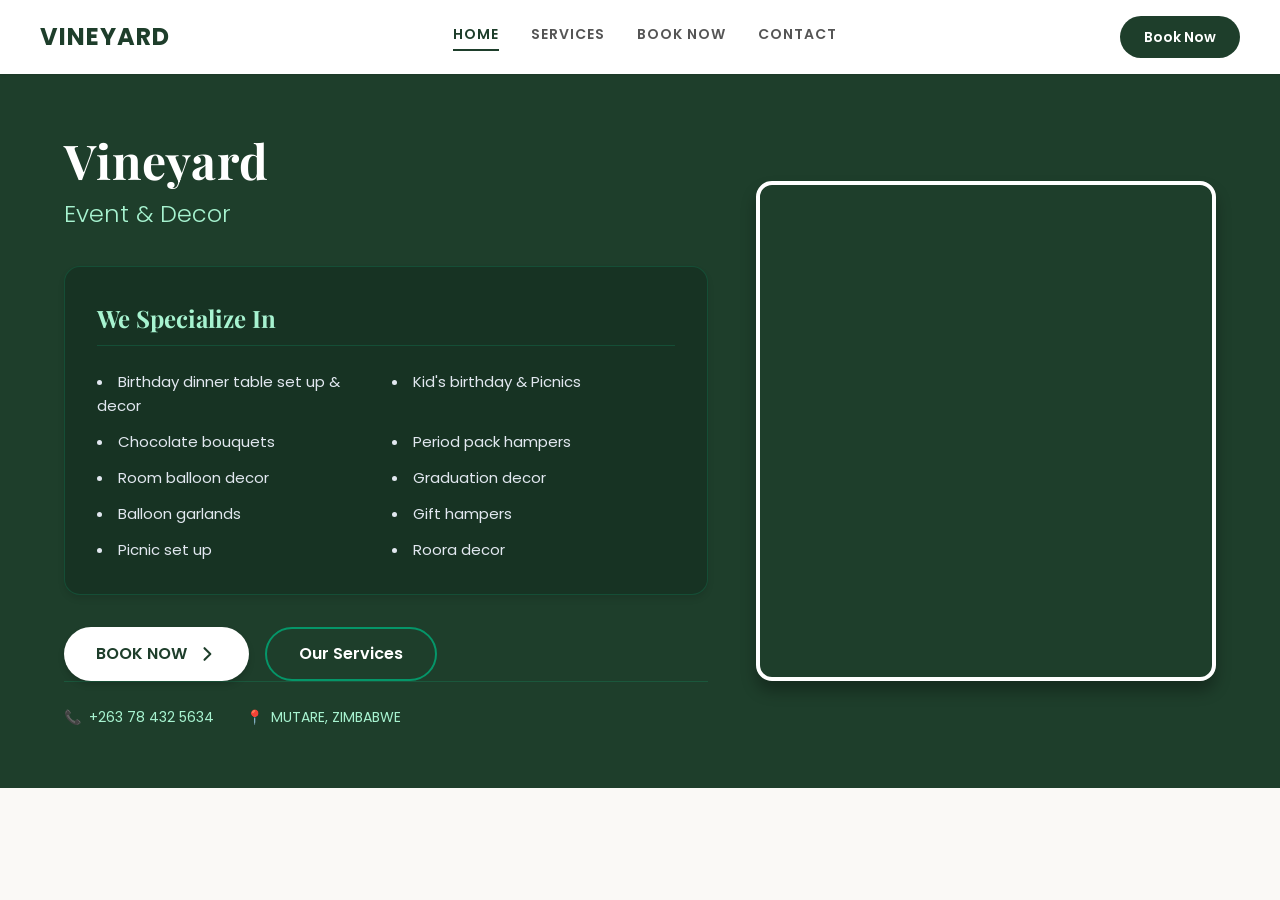
<file: index.html>
<!DOCTYPE html>
<html lang="en">
<head>
    <meta charset="UTF-8">
    <meta name="viewport" content="width=device-width, initial-scale=1.0">
    <title>Vineyard Event & Decor - Mutare</title>
    
    <link rel="stylesheet" href="styles/index.css">
    
    <link href="https://fonts.googleapis.com/css2?family=Playfair+Display:ital,wght=0,400..900;1,400..900&family=Poppins:wght@300;400;600&display=swap" rel="stylesheet">
</head>
<body>

    <header class="site-header">
        <div class="container header-nav">
            <div class="logo">Vineyard</div>
            
            <nav class="menu-links">
                <a href="index.html" class="active">HOME</a>
                <a href="services.html">SERVICES</a>
                <a href="booking.html">BOOK NOW</a>
                <a href="contact.html">CONTACT</a>
            </nav>
            
            <a href="booking.html" class="btn btn-header">Book Now</a>
        </div>
    </header>

    <section class="hero-section">
        <div class="container hero-grid">
            
            <div class="hero-content">
                <div class="hero-title">
                    <h1>Vineyard</h1>
                    <p>Event & Decor</p>
                </div>

                <div class="specialties-card">
                    <h2>We Specialize In</h2>
                    <ul class="specialties-list">
                        <li>Birthday dinner table set up & decor</li>
                        <li>Kid's birthday & Picnics</li>
                        <li>Chocolate bouquets</li>
                        <li>Period pack hampers</li>
                        <li>Room balloon decor</li>
                        <li>Graduation decor</li>
                        <li>Balloon garlands</li>
                        <li>Gift hampers</li>
                        <li>Picnic set up</li>
                        <li>Roora decor</li>
                    </ul>
                </div>

                <div class="hero-content-footer">
                    <div class="cta-group">
                        <a href="booking.html" class="btn btn-primary">
                            <span>BOOK NOW</span>
                            <svg width="20" height="20" fill="none" stroke="currentColor" viewBox="0 0 24 24">
                                <path stroke-linecap="round" stroke-linejoin="round" stroke-width="2.5" d="M9 5l7 7-7 7"></path>
                            </svg>
                        </a>
                        <a href="services.html" class="btn btn-secondary">Our Services</a>
                    </div>
                    
                    <div class="contact-bar">
                        <div class="contact-item">
                            <span>📞</span>
                            <a href="https://wa.me/263784325634">+263 78 432 5634</a>
                        </div>
                        <div class="contact-item">
                            <span>📍</span>
                            <span>MUTARE, ZIMBABWE</span>
                        </div>
                    </div>
                </div>
            </div>

            <div class="hero-slider">
                <div class="slider-wrapper">
                    <img src="images/WhatsApp Image 2026-07-16 at 09.17.15.jpeg" alt="Setup 1" class="ad-slide">
                    <img src="images/WhatsApp Image 2026-07-16 at 09.17.19.jpeg" alt="Setup 2" class="ad-slide">
                    <img src="images/WhatsApp Image 2026-07-16 at 09.17.20.jpeg" alt="Setup 3" class="ad-slide">
                    <img src="images\2\WhatsApp Image 2026-07-16 at 09.17.24.jpeg" alt="Setup 4" class="ad-slide">
                    <img src="images\WhatsApp Image 2026-07-16 at 09.17.15.jpeg" alt="Setup 5" class="ad-slide">
                    <img src="images\WhatsApp Image 2026-07-16 at 09.17.19.jpeg" alt="Setup 6" class="ad-slide">
                    <img src="images\WhatsApp Image 2026-07-16 at 09.17.20.jpeg" alt="Setup 7" class="ad-slide">
                    <img src="images\WhatsApp Image 2026-07-16 at 09.17.21.jpeg" alt="Setup 8" class="ad-slide">
                    <img src="images\WhatsApp Image 2026-07-16 at 09.17.22.jpeg" alt="Setup 9" class="ad-slide">
                    <img src="images\WhatsApp Image 2026-07-16 at 09.17.24.jpeg" alt="Setup 10" class="ad-slide">
                    <img src="images\WhatsApp Image 2026-07-16 at 19.09.41.jpeg" alt="Setup 12" class="ad-slide">
                    <img src="images\WhatsApp Image 2026-07-16 at 19.09.42.jpeg" alt="Setup 13" class="ad-slide">
                    <img src="mhofu\WhatsApp Image 2026-07-16 at 19.09.41.jpeg" alt="Setup 15" class="ad-slide">
                </div>
            </div>

        </div>
    </section>

</body>
</html>
</file>
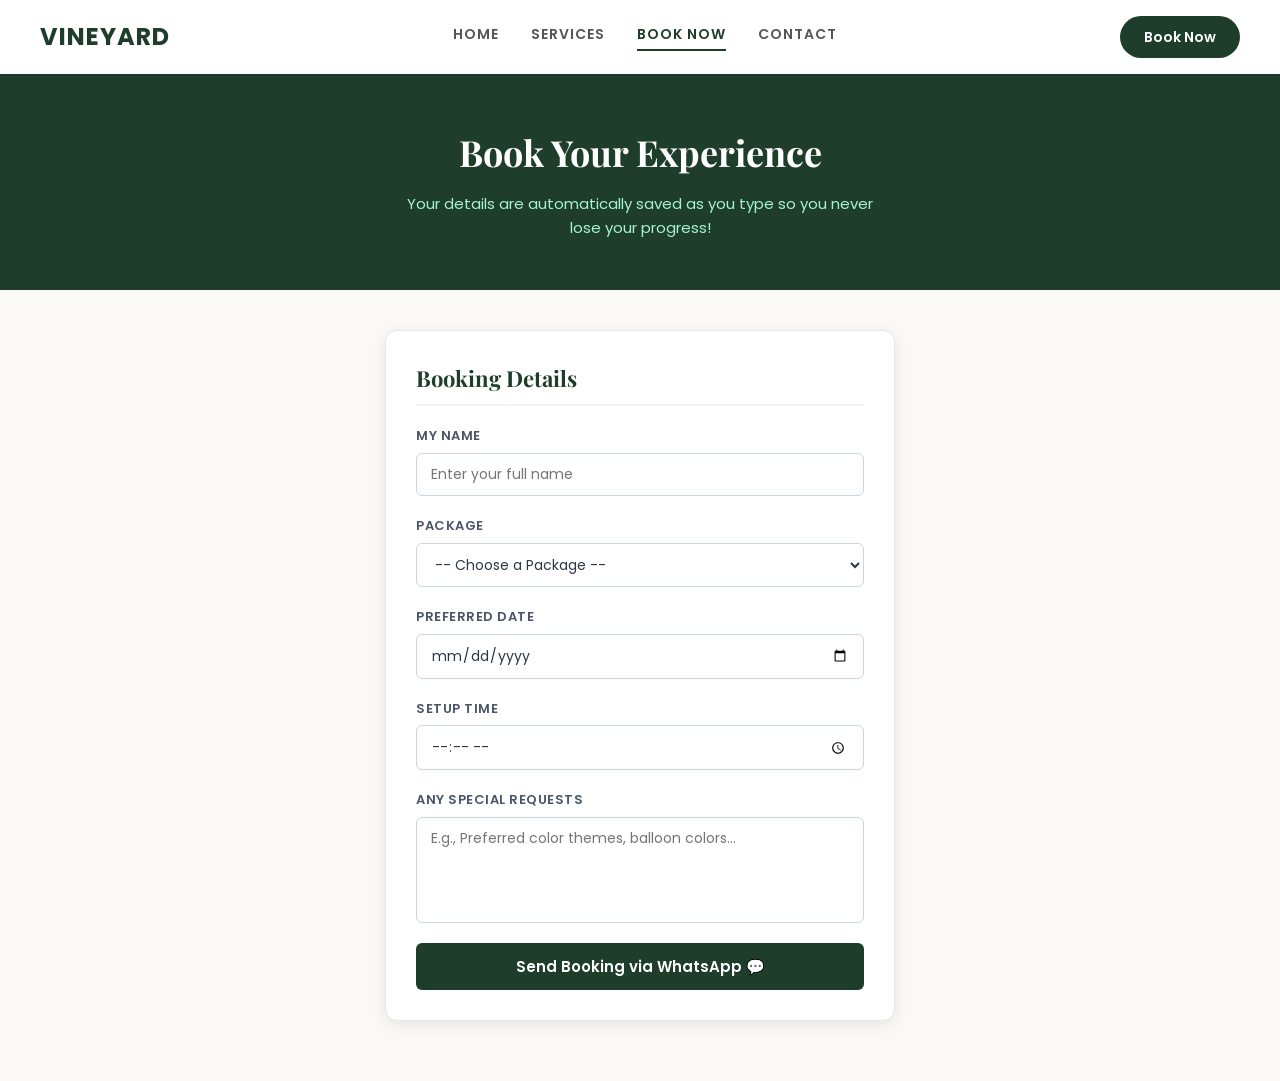
<file: booking.html>
<!DOCTYPE html>
<html lang="en">
<head>
    <meta charset="UTF-8">
    <meta name="viewport" content="width=device-width, initial-scale=1.0">
    <title>Book Your Setup - Vineyard Event & Decor</title>
    
    <link rel="stylesheet" href="styles/index.css">
    <link rel="stylesheet" href="styles/booking.css">
    
    <link href="https://fonts.googleapis.com/css2?family=Playfair+Display:ital,wght=0,400..900;1,400..900&family=Poppins:wght=300;400;600&display=swap" rel="stylesheet">
</head>
<body>

    <header class="site-header">
        <div class="container header-nav">
            <div class="logo">Vineyard</div>
            <nav class="menu-links">
                <a href="index.html">HOME</a>
                <a href="services.html">SERVICES</a>
                <a href="booking.html" class="active">BOOK NOW</a>
                <a href="contact.html">CONTACT</a>
            </nav>
            <a href="booking.html" class="btn btn-header">Book Now</a>
        </div>
    </header>

    <section class="booking-header">
        <div class="container">
            <h1>Book Your Experience</h1>
            <p>Your details are automatically saved as you type so you never lose your progress!</p>
        </div>
    </section>

    <main class="container booking-container">
        <div class="form-card">
            <h2>Booking Details</h2>
            
            <form id="bookingForm">
                <div class="form-group">
                    <label for="userName">My Name</label>
                    <input type="text" id="userName" placeholder="Enter your full name" required>
                </div>

                <div class="form-group">
                    <label for="userPackage">Package</label>
                    <select id="userPackage" required>
                        <option value="" disabled selected>-- Choose a Package --</option>
                        <optgroup label="Luxury Picnics">
                            <option value="vvip-picnic">VVIP Picnic Setup — $80</option>
                            <option value="signature-romance">Signature Romance Picnic — $80</option>
                        </optgroup>
                        <optgroup label="Birthday Events">
                            <option value="birthday-dinner">Luxury Birthday Dinner Table — $150</option>
                            <option value="roora-picnic">Roora Picnic Setup — $95</option>
                        </optgroup>
                        <optgroup label="Outdoors Picnics">
                            <option value="standard-outdoor">Standard Outdoor Set — $50</option>
                            <option value="group-sunshine">Group Sunshine Setup — $75</option>
                        </optgroup>
                        <optgroup label="Roora Events">
                            <option value="roora-main-table">Elegant Main Table Decor — $250</option>
                            <option value="roora-backdrop-1">Complete Roora Stage Backdrop (Option 1) — $350</option>
                            <option value="roora-backdrop-2">Complete Roora Stage Backdrop (Option 2) — $350</option>
                            <option value="roora-backdrop-3">Complete Roora Stage Backdrop (Option 3) — $350</option>
                            <option value="roora-backdrop-4">Complete Roora Stage Backdrop (Option 4) — $350</option>
                        </optgroup>
                    </select>
                </div>

                <div class="form-group">
                    <label for="userDate">Preferred Date</label>
                    <input type="date" id="userDate" required>
                </div>

                <div class="form-group">
                    <label for="userTime">Setup Time</label>
                    <input type="time" id="userTime" required>
                </div>

                <div class="form-group">
                    <label for="userNotes">Any Special Requests</label>
                    <textarea id="userNotes" rows="4" placeholder="E.g., Preferred color themes, balloon colors..."></textarea>
                </div>

                <button type="submit" class="btn-submit">
                    Send Booking via WhatsApp 💬
                </button>
            </form>

        </div>
    </main>

    <script>
        const formFields = ['userName', 'userPackage', 'userDate', 'userTime', 'userNotes'];

        // 1. Load saved data from localStorage and handle incoming URL package parameter
        window.addEventListener('DOMContentLoaded', () => {
            // Fill general fields from localStorage
            formFields.forEach(fieldId => {
                const savedValue = localStorage.getItem(fieldId);
                if (savedValue && fieldId !== 'userPackage') {
                    document.getElementById(fieldId).value = savedValue;
                }
            });

            // Check URL parameters for a package selection
            const urlParams = new URLSearchParams(window.location.search);
            const packageFromUrl = urlParams.get('package');
            const packageDropdown = document.getElementById('userPackage');

            if (packageFromUrl) {
                // If the user clicked "Book Now" from services, prioritize that package choice
                packageDropdown.value = packageFromUrl;
                localStorage.setItem('userPackage', packageFromUrl);
            } else {
                // Otherwise fall back to a previously stored package selection if one exists
                const savedPackage = localStorage.getItem('userPackage');
                if (savedPackage) {
                    packageDropdown.value = savedPackage;
                }
            }
        });

        // 2. Automatically SAVE the data locally to the browser as the user types
        formFields.forEach(fieldId => {
            document.getElementById(fieldId).addEventListener('input', (e) => {
                localStorage.setItem(fieldId, e.target.value);
            });
        });

        // 3. Form submission: Package everything up and send it to WhatsApp
        document.getElementById('bookingForm').addEventListener('submit', function(e) {
            e.preventDefault(); // Prevents page reload

            // Grab current data values
            const name = document.getElementById('userName').value;
            const dropdown = document.getElementById('userPackage');
            // Grabs the plain text value inside the selected option tag for readable logs over text
            const packageText = dropdown.options[dropdown.selectedIndex].text; 
            const date = document.getElementById('userDate').value;
            const time = document.getElementById('userTime').value;
            const notes = document.getElementById('userNotes').value || "None";

            // Format message neatly
            const message = `Hi Vineyard! I would like to make a booking.%0A%0A` +
                            `*My Name:* ${encodeURIComponent(name)}%0A` +
                            `*Package:* ${encodeURIComponent(packageText)}%0A` +
                            `*Preferred Date:* ${encodeURIComponent(date)}%0A` +
                            `*Setup Time:* ${encodeURIComponent(time)}%0A` +
                            `*Any special requests:* ${encodeURIComponent(notes)}`;

            // Redirect to your WhatsApp number
            window.open(`https://wa.me/263784325634?text=${message}`, '_blank');
        });
    </script>

</body>
</html>
</file>
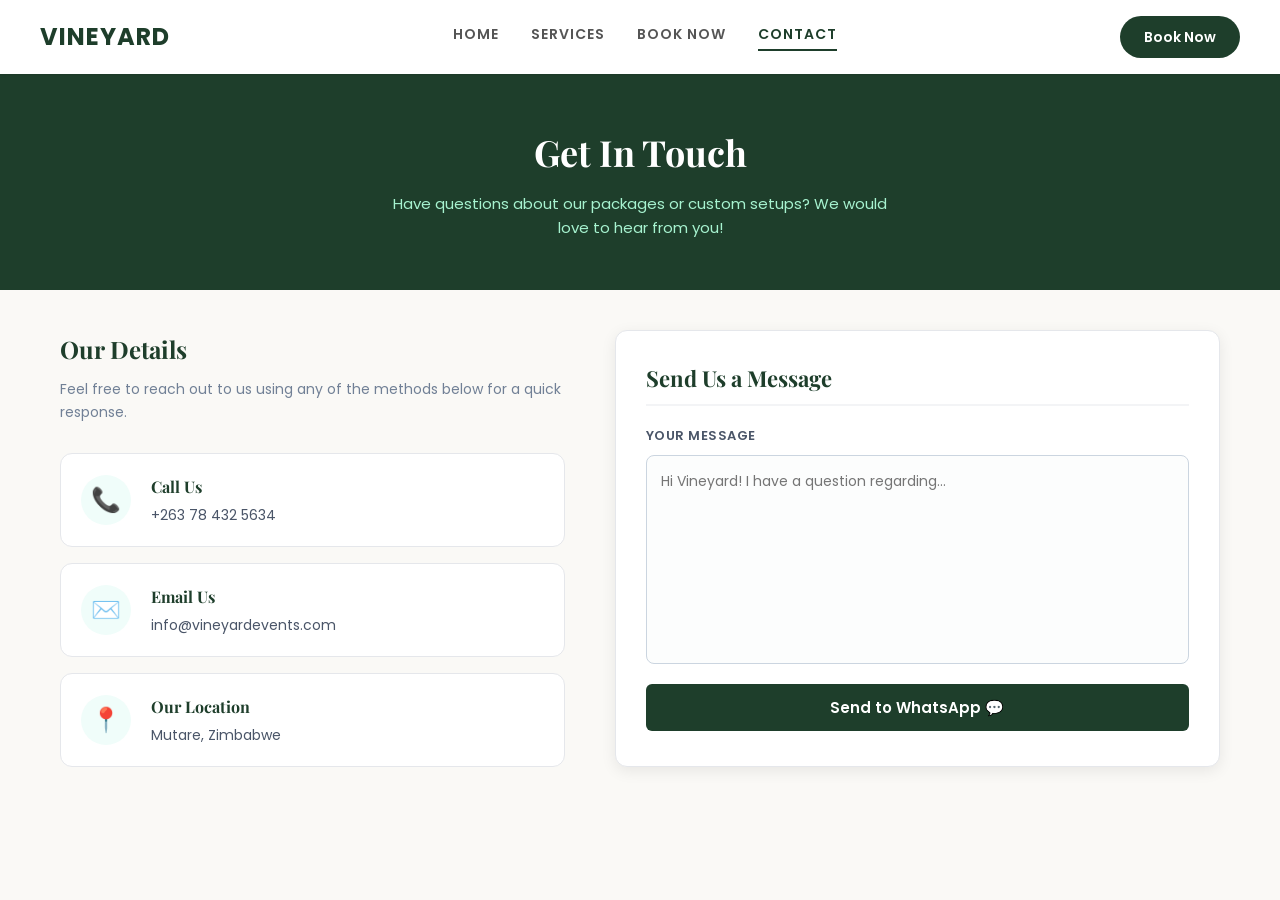
<file: contact.html>
<!DOCTYPE html>
<html lang="en">
<head>
    <meta charset="UTF-8">
    <meta name="viewport" content="width=device-width, initial-scale=1.0">
    <title>Contact Us - Vineyard Event & Decor</title>
    
    <link rel="stylesheet" href="styles/index.css">
    <link rel="stylesheet" href="styles/contact.css">
    
    <link href="https://fonts.googleapis.com/css2?family=Playfair+Display:ital,wght=0,400..900;1,400..900&family=Poppins:wght=300;400;600&display=swap" rel="stylesheet">
</head>
<body>

    <header class="site-header">
        <div class="container header-nav">
            <div class="logo">Vineyard</div>
            <nav class="menu-links">
                <a href="index.html">HOME</a>
                <a href="services.html">SERVICES</a>
                <a href="booking.html">BOOK NOW</a>
                <a href="contact.html" class="active">CONTACT</a>
            </nav>
            <a href="booking.html" class="btn btn-header">Book Now</a>
        </div>
    </header>

    <section class="contact-header">
        <div class="container">
            <h1>Get In Touch</h1>
            <p>Have questions about our packages or custom setups? We would love to hear from you!</p>
        </div>
    </section>

    <main class="container contact-container">
        
        <div class="contact-info">
            <h2>Our Details</h2>
            <p class="info-intro">Feel free to reach out to us using any of the methods below for a quick response.</p>
            
            <div class="info-cards-list">
                <a href="tel:+263784325634" class="info-card">
                    <span class="info-icon">📞</span>
                    <div class="info-text">
                        <h3>Call Us</h3>
                        <p>+263 78 432 5634</p>
                    </div>
                </a>

                <a href="mailto:info@vineyardevents.com" class="info-card">
                    <span class="info-icon">✉️</span>
                    <div class="info-text">
                        <h3>Email Us</h3>
                        <p>info@vineyardevents.com</p>
                    </div>
                </a>

                <div class="info-card no-link">
                    <span class="info-icon">📍</span>
                    <div class="info-text">
                        <h3>Our Location</h3>
                        <p>Mutare, Zimbabwe</p>
                    </div>
                </div>
            </div>
        </div>

        <div class="contact-form-card">
            <h2>Send Us a Message</h2>
            
            <form action="https://wa.me/263784325634" method="GET" target="_blank">
                <div class="form-group">
                    <label for="text">Your Message</label>
                    <textarea 
                        name="text" 
                        id="text" 
                        rows="8" 
                        placeholder="Hi Vineyard! I have a question regarding..." 
                        required></textarea>
                </div>

                <button type="submit" class="btn-submit">
                    Send to WhatsApp 💬
                </button>
            </form>
        </div>

    </main>

</body>
</html>
</file>
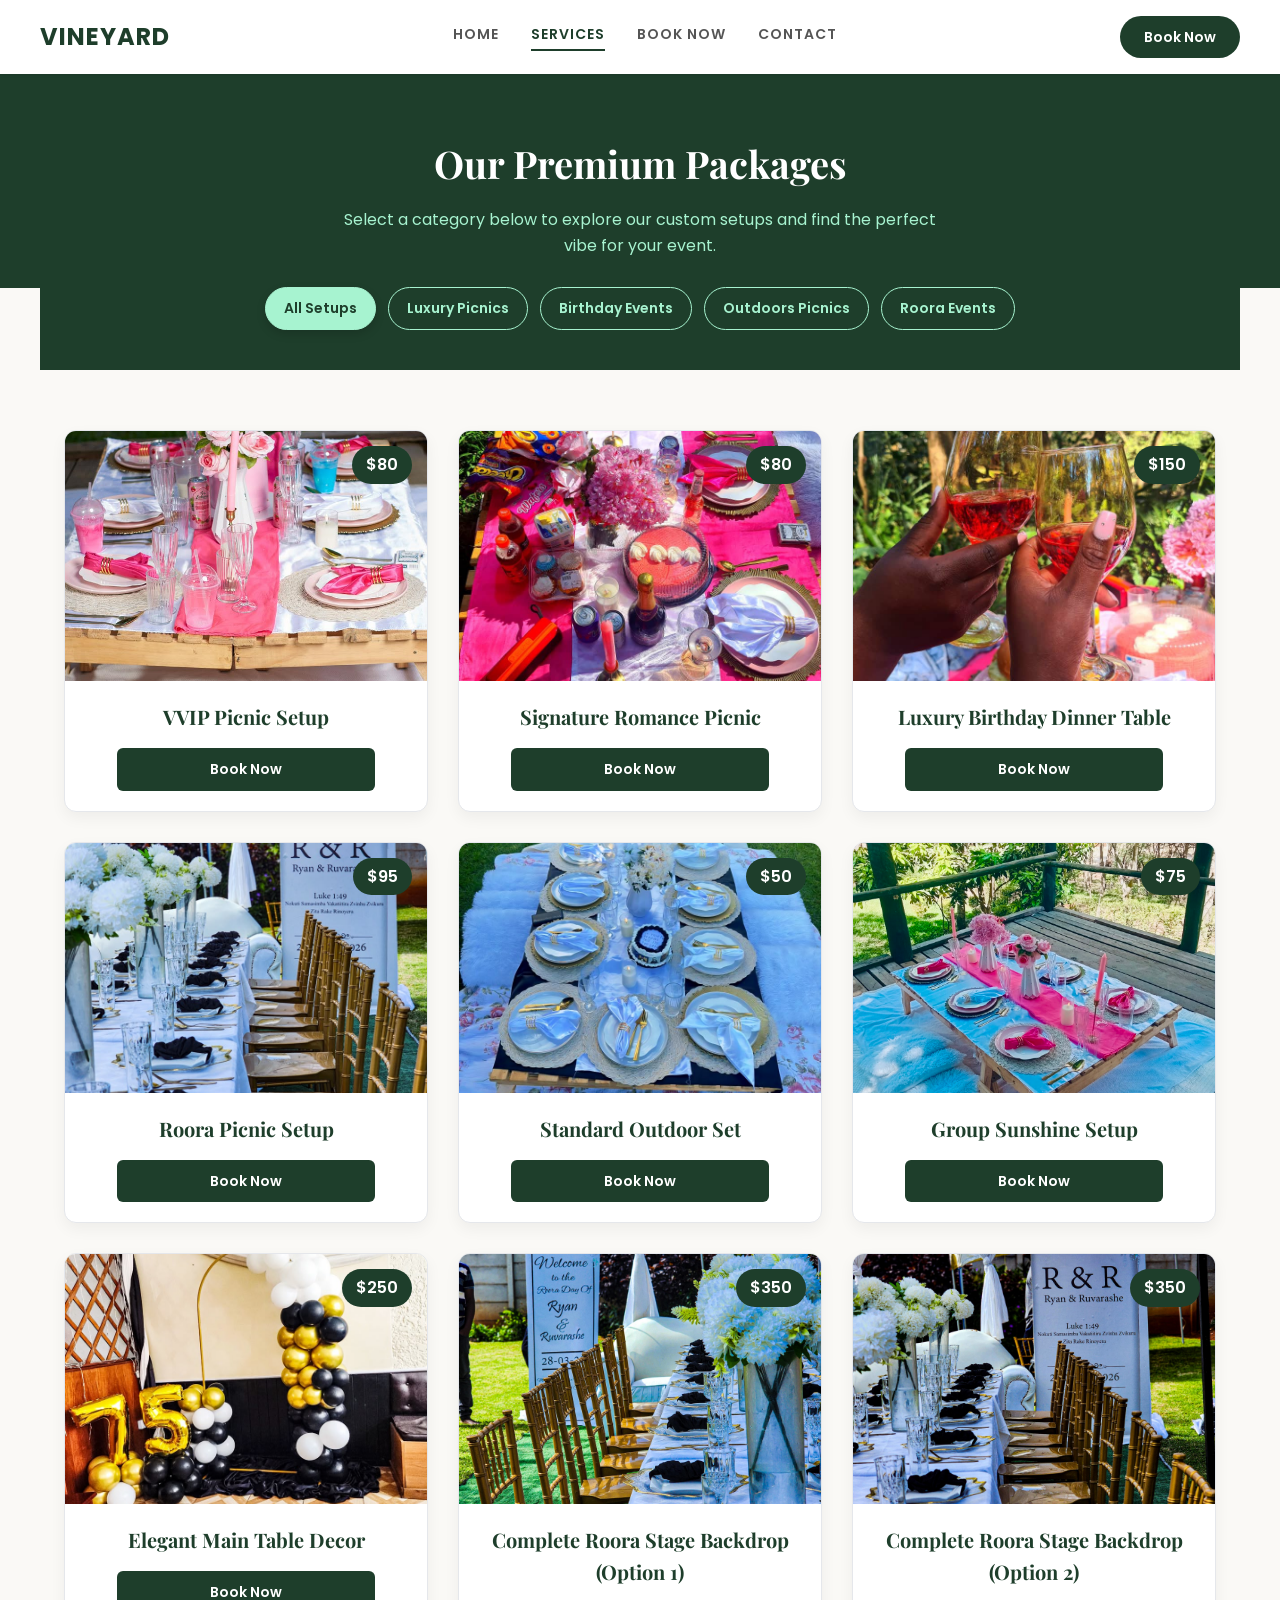
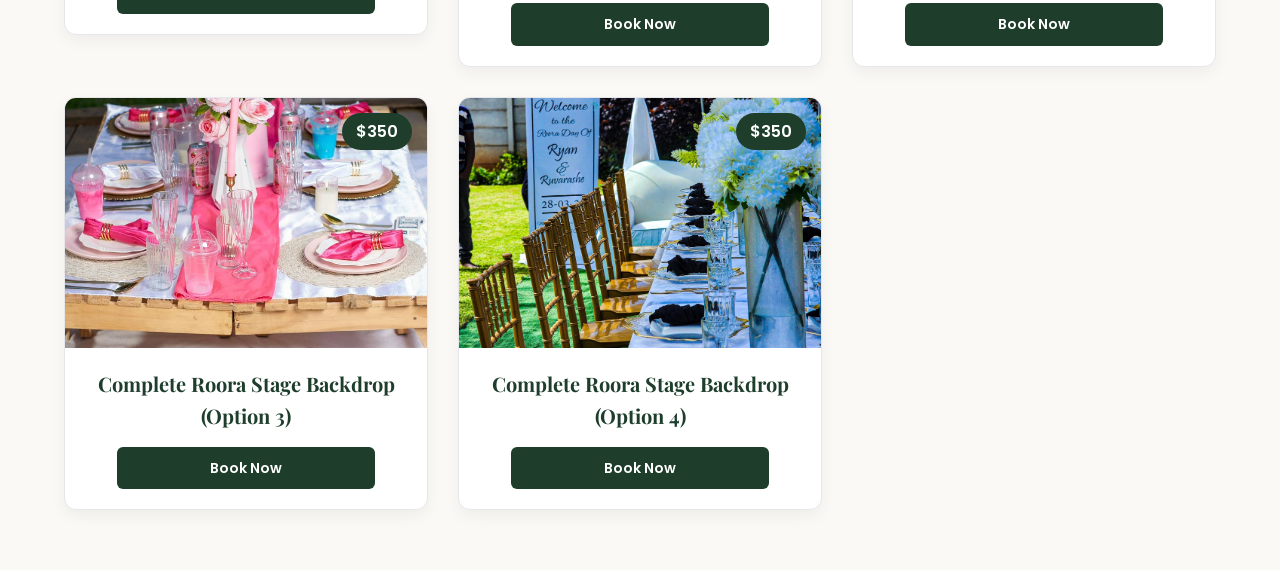
<file: services.html>
<!DOCTYPE html>
<html lang="en">
<head>
    <meta charset="UTF-8">
    <meta name="viewport" content="width=device-width, initial-scale=1.0">
    <title>Our Services - Vineyard Event & Decor</title>
    
    <link rel="stylesheet" href="styles/index.css">
    <link rel="stylesheet" href="styles/services.css">
    
    <link href="https://fonts.googleapis.com/css2?family=Playfair+Display:ital,wght=0,400..900;1,400..900&family=Poppins:wght=300;400;600&display=swap" rel="stylesheet">
</head>
<body>

    <header class="site-header">
        <div class="container header-nav">
            <div class="logo">Vineyard</div>
            <nav class="menu-links">
                <a href="index.html">HOME</a>
                <a href="services.html" class="active">SERVICES</a>
                <a href="booking.html">BOOK NOW</a>
                <a href="contact.html">CONTACT</a>
            </nav>
            <a href="booking.html" class="btn btn-header">Book Now</a>
        </div>
    </header>

    <section class="services-header">
        <div class="container">
            <h1>Our Premium Packages</h1>
            <p>Select a category below to explore our custom setups and find the perfect vibe for your event.</p>
        </div>
    </section>

    <section class="filter-section container">
        <div class="filter-container">
            <button class="filter-btn active" data-filter="all">All Setups</button>
            <button class="filter-btn" data-filter="picnics">Luxury Picnics</button>
            <button class="filter-btn" data-filter="birthdays">Birthday Events</button>
            <button class="filter-btn" data-filter="outdoors">Outdoors Picnics</button>
            <button class="filter-btn" data-filter="roora">Roora Events</button>
        </div>
    </section>

    <main class="container services-grid">

        <!-- Card 1 -->
        <div class="service-card" data-category="picnics">
            <div class="card-image">
                <img src="images/WhatsApp Image 2026-07-16 at 09.17.15.jpeg" alt="VVIP Picnic Setup">
                <span class="price-tag">$80</span>
            </div>
            <div class="card-content">
                <h3>VVIP Picnic Setup</h3>
                <a href="booking.html?package=vvip-picnic" class="btn-card">Book Now</a>
            </div>
        </div>

        <!-- Card 2 -->
        <div class="service-card" data-category="picnics">
            <div class="card-image">
                <img src="images/WhatsApp Image 2026-07-16 at 09.17.19.jpeg" alt="Signature Romance Setup">
                <span class="price-tag">$80</span>
            </div>
            <div class="card-content">
                <h3>Signature Romance Picnic</h3>
                <a href="booking.html?package=signature-romance" class="btn-card">Book Now</a>
            </div>
        </div>

        <!-- Card 3 -->
        <div class="service-card" data-category="birthdays">
            <div class="card-image">
                <img src="images/WhatsApp Image 2026-07-16 at 09.17.20.jpeg" alt="Roora SetupTable">
                <span class="price-tag">$150</span>
            </div>
            <div class="card-content">
                <h3>Luxury Birthday Dinner Table</h3>
                <a href="booking.html?package=birthday-dinner" class="btn-card">Book Now</a>
            </div>
        </div>

        <!-- Card 4 -->
        <div class="service-card" data-category="birthdays">
            <div class="card-image">
                <img src="images/WhatsApp Image 2026-07-16 at 09.17.21.jpeg" alt="Kids Birthday Picnic Setup">
                <span class="price-tag">$95</span>
            </div>
            <div class="card-content">
                <h3>Roora Picnic Setup</h3>
                <a href="booking.html?package=roora-picnic" class="btn-card">Book Now</a>
            </div>
        </div>

        <!-- Card 5 -->
        <div class="service-card" data-category="outdoors">
            <div class="card-image">
                <img src="images/WhatsApp Image 2026-07-16 at 09.17.22.jpeg" alt="Standard Outdoor Set">
                <span class="price-tag">$50</span>
            </div>
            <div class="card-content">
                <h3>Standard Outdoor Set</h3>
                <a href="booking.html?package=standard-outdoor" class="btn-card">Book Now</a>
            </div>
        </div>

        <!-- Card 6 -->
        <div class="service-card" data-category="outdoors">
            <div class="card-image">
                <img src="images/WhatsApp Image 2026-07-16 at 09.17.24.jpeg" alt="Group Sunshine Setup">
                <span class="price-tag">$75</span>
            </div>
            <div class="card-content">
                <h3>Group Sunshine Setup</h3>
                <a href="booking.html?package=group-sunshine" class="btn-card">Book Now</a>
            </div>
        </div>

        <!-- Card 7 -->
        <div class="service-card" data-category="roora">
            <div class="card-image">
                <img src="images/2/WhatsApp Image 2026-07-16 at 09.17.22.jpeg" alt="Elegant Main Table Decor">
                <span class="price-tag">$250</span>
            </div>
            <div class="card-content">
                <h3>Elegant Main Table Decor</h3>
                <a href="booking.html?package=roora-main-table" class="btn-card">Book Now</a>
            </div>
        </div>

        <!-- Card 8 -->
        <div class="service-card" data-category="roora">
            <div class="card-image">
                <img src="images/WhatsApp Image 2026-07-16 at 19.09.42.jpeg" alt="Complete Roora Stage Backdrop">
                <span class="price-tag">$350</span>
            </div>
            <div class="card-content">
                <h3>Complete Roora Stage Backdrop (Option 1)</h3>
                <a href="booking.html?package=roora-backdrop-1" class="btn-card">Book Now</a>
            </div>
        </div>

        <!-- Card 9 -->
        <div class="service-card" data-category="roora">
            <div class="card-image">
                <img src="mhofu/WhatsApp Image 2026-07-16 at 19.09.41.jpeg" alt="Complete Roora Stage Backdrop">
                <span class="price-tag">$350</span>
            </div>
            <div class="card-content">
                <h3>Complete Roora Stage Backdrop (Option 2)</h3>
                <a href="booking.html?package=roora-backdrop-2" class="btn-card">Book Now</a>
            </div>
        </div>

        <!-- Card 10 -->
        <div class="service-card" data-category="roora">
            <div class="card-image">
                <img src="images\WhatsApp Image 2026-07-16 at 09.17.15.jpeg" alt="Complete Roora Stage Backdrop">
                <span class="price-tag">$350</span>
            </div>
            <div class="card-content">
                <h3>Complete Roora Stage Backdrop (Option 3)</h3>
                <a href="booking.html?package=roora-backdrop-3" class="btn-card">Book Now</a>
            </div>
        </div>

        <!-- Card 11 -->
        <div class="service-card" data-category="roora">
            <div class="card-image">
                <img src="images\WhatsApp Image 2026-07-16 at 19.09.42.jpeg" alt="Complete Roora Stage Backdrop">
                <span class="price-tag">$350</span>
            </div>
            <div class="card-content">
                <h3>Complete Roora Stage Backdrop (Option 4)</h3>
                <a href="booking.html?package=roora-backdrop-4" class="btn-card">Book Now</a>
            </div>
        </div>

    </main>

    <script>
        const filterButtons = document.querySelectorAll('.filter-btn');
        const serviceCards = document.querySelectorAll('.service-card');

        filterButtons.forEach(button => {
            button.addEventListener('click', () => {
                filterButtons.forEach(btn => btn.classList.remove('active'));
                button.classList.add('active');

                const filterValue = button.getAttribute('data-filter');

                serviceCards.forEach(card => {
                    const cardCategory = card.getAttribute('data-category');
                    
                    if (filterValue === 'all' || cardCategory === filterValue) {
                        card.style.display = 'block'; 
                    } else {
                        card.style.display = 'none'; 
                    }
                });
            });
        });
    </script>

</body>
</html>
</file>
<file: styles/index.css>
/* --- Base Styles --- */
* {
    box-sizing: border-box;
    margin: 0;
    padding: 0;
}

body { 
    font-family: 'Poppins', sans-serif; 
    background-color: #FAF9F6;
    color: #333333;
    line-height: 1.6;
}

h1, h2, h3 { 
    font-family: 'Playfair Display', serif; 
}

a {
    text-decoration: none;
    color: inherit;
    transition: all 0.3s ease;
}

/* --- Layout Container --- */
.container {
    max-width: 1200px;
    margin: 0 auto;
    padding: 0 24px;
}

/* --- Header / Navigation --- */
.site-header {
    background-color: #ffffff;
    box-shadow: 0 1px 3px rgba(0,0,0,0.1);
    position: sticky;
    top: 0;
    z-index: 100;
}

.header-nav {
    display: flex;
    justify-content: space-between;
    align-items: center;
    padding: 16px 0;
}

.logo {
    font-size: 24px;
    font-weight: 700;
    letter-spacing: 1px;
    color: #1e3e2b;
    text-transform: uppercase;
}

.menu-links {
    display: flex;
    gap: 32px;
    font-size: 14px;
    font-weight: 600;
    letter-spacing: 1px;
    color: #555555;
}

.menu-links a:hover,
.menu-links a.active {
    color: #1e3e2b;
}

.menu-links a.active {
    border-bottom: 2px solid #1e3e2b;
    padding-bottom: 4px;
}

/* Buttons */
.btn {
    display: inline-block;
    padding: 10px 24px;
    border-radius: 50px;
    font-size: 14px;
    font-weight: 600;
    text-align: center;
    cursor: pointer;
}

.btn-header {
    background-color: #1e3e2b;
    color: #ffffff;
}

.btn-header:hover {
    background-color: #0f2418;
}

/* --- Hero / Flyer Section --- */
.hero-section {
    background-color: #1e3e2b;
    color: #ffffff;
    padding: 60px 0;
}

.hero-grid {
    display: grid;
    grid-template-columns: 1fr;
    gap: 48px;
    align-items: center;
}

/* Left Content */
.hero-content {
    display: flex;
    flex-direction: column;
    gap: 32px;
}

.hero-title h1 {
    font-size: 48px;
    font-weight: 700;
    letter-spacing: 1px;
    line-height: 1.1;
}

.hero-title p {
    font-size: 24px;
    font-weight: 300;
    color: #a7f3d0; /* emerald-100 */
    margin-top: 8px;
}

/* Specialties Card */
.specialties-card {
    background-color: #173323;
    padding: 32px;
    border-radius: 16px;
    border: 1px solid rgba(16, 185, 129, 0.2);
    box-shadow: 0 4px 6px rgba(0,0,0,0.1);
}

.specialties-card h2 {
    font-size: 24px;
    color: #a7f3d0;
    border-bottom: 1px solid rgba(16, 185, 129, 0.2);
    padding-bottom: 8px;
    margin-bottom: 24px;
}

.specialties-list {
    display: grid;
    grid-template-columns: 1fr;
    gap: 12px;
    list-style-position: inside;
    color: #e2e8f0;
    font-size: 15px;
}

/* CTA Buttons & Footer */
.cta-group {
    display: flex;
    flex-wrap: wrap;
    gap: 16px;
}

.btn-primary {
    background-color: #ffffff;
    color: #1e3e2b;
    font-size: 16px;
    padding: 14px 32px;
    display: inline-flex;
    align-items: center;
    gap: 10px;
    box-shadow: 0 4px 6px rgba(0,0,0,0.15);
}

.btn-primary:hover {
    background-color: #f3f4f6;
}

.btn-secondary {
    border: 2px solid #059669;
    color: #ffffff;
    font-size: 16px;
    padding: 12px 32px;
}

.btn-secondary:hover {
    background-color: rgba(5, 150, 105, 0.2);
}

.contact-bar {
    display: flex;
    flex-direction: column;
    gap: 16px;
    font-size: 14px;
    color: #a7f3d0;
    border-top: 1px solid rgba(16, 185, 129, 0.2);
    padding-top: 24px;
}

.contact-item {
    display: flex;
    align-items: center;
    gap: 8px;
}

.contact-item a:hover {
    text-decoration: underline;
}

/* --- Slideshow Container Setup --- */
.slider-wrapper {
    position: relative;
    width: 100%;
    height: 350px;
    border-radius: 16px;
    overflow: hidden;
    box-shadow: 0 10px 15px rgba(0,0,0,0.3);
    border: 4px solid #ffffff;
}

.ad-slide {
    position: absolute;
    inset: 0;
    width: 100%;
    height: 100%;
    object-fit: cover;
    opacity: 0;
    animation: adFade 90s infinite;
}

/* Slide Delays */
.ad-slide:nth-child(1) { animation-delay: 0s; }
.ad-slide:nth-child(2) { animation-delay: 30s; }
.ad-slide:nth-child(3) { animation-delay: 60s; }

@keyframes adFade {
    0%   { opacity: 0; }
    3%   { opacity: 1; }   /* Fade in */
    30%  { opacity: 1; }   /* Stay visible */
    33%  { opacity: 0; }   /* Fade out */
    100% { opacity: 0; }   /* Stay hidden */
}

/* --- Desktop Responsiveness Media Queries (No Tailwind!) --- */
@media (min-width: 768px) {
    .specialties-list {
        grid-template-columns: 1fr 1fr;
    }
    .contact-bar {
        flex-direction: row;
        gap: 32px;
    }
}

@media (min-width: 1024px) {
    .hero-grid {
        grid-template-columns: 7fr 5fr;
    }
    .slider-wrapper {
        height: 500px;
    }
}
</file>
<file: styles/booking.css>
/* --- Booking Page Header --- */
.booking-header {
    background-color: #1e3e2b;
    color: #ffffff;
    text-align: center;
    padding: 50px 24px;
    margin-bottom: 40px;
}

.booking-header h1 {
    font-size: 36px;
    margin-bottom: 10px;
    font-family: 'Playfair Display', serif;
}

.booking-header p {
    font-size: 15px;
    max-width: 500px;
    margin: 0 auto;
    color: #a7f3d0;
}

/* --- Form Box Container --- */
.booking-container {
    max-width: 550px;
    margin: 0 auto 60px auto;
    padding: 0 20px;
}

.form-card {
    background-color: #ffffff;
    padding: 30px;
    border-radius: 12px;
    box-shadow: 0 4px 15px rgba(0, 0, 0, 0.08);
    border: 1px solid #e5e7eb;
}

.form-card h2 {
    font-size: 22px;
    color: #1e3e2b;
    margin-bottom: 20px;
    font-family: 'Playfair Display', serif;
    border-bottom: 2px solid #f3f4f6;
    padding-bottom: 8px;
}

/* --- Form Groups --- */
.form-group {
    margin-bottom: 20px;
    display: flex;
    flex-direction: column;
    gap: 6px;
}

.form-group label {
    font-size: 13px;
    font-weight: 600;
    color: #4a5568;
    text-transform: uppercase;
    letter-spacing: 0.5px;
}

.form-group input,
.form-group select,
.form-group textarea {
    font-family: 'Poppins', sans-serif;
    font-size: 14px;
    padding: 10px 14px;
    border: 1.5px solid #cbd5e0;
    border-radius: 6px;
    outline: none;
    transition: all 0.2s ease;
    background-color: #ffffff;
    color: #2d3748;
}

/* Hover & Focus styling */
.form-group input:focus,
.form-group select:focus,
.form-group textarea:focus {
    border-color: #1e3e2b;
    box-shadow: 0 0 0 3px rgba(30, 62, 43, 0.1);
}

.form-group textarea {
    resize: none;
}

/* --- Submit Button --- */
.btn-submit {
    display: block;
    width: 100%;
    background-color: #1e3e2b;
    color: #ffffff;
    border: none;
    font-family: 'Poppins', sans-serif;
    font-size: 15px;
    font-weight: 600;
    padding: 12px;
    border-radius: 6px;
    cursor: pointer;
    transition: background-color 0.2s ease;
    text-align: center;
    margin-top: 10px;
}

.btn-submit:hover {
    background-color: #10b981; /* Changes to WhatsApp green on hover */
}
</file>
<file: styles/contact.css>
/* --- Contact Page Header --- */
.contact-header {
    background-color: #1e3e2b;
    color: #ffffff;
    text-align: center;
    padding: 50px 24px;
    margin-bottom: 40px;
}

.contact-header h1 {
    font-size: 36px;
    margin-bottom: 10px;
    font-family: 'Playfair Display', serif;
}

.contact-header p {
    font-size: 15px;
    max-width: 500px;
    margin: 0 auto;
    color: #a7f3d0;
}

/* --- Content Grid Layout --- */
.contact-container {
    display: grid;
    grid-template-columns: 1fr;
    gap: 40px;
    margin-bottom: 80px;
    padding: 0 20px;
}

/* --- Left Column: Info Cards --- */
.contact-info h2 {
    font-size: 24px;
    color: #1e3e2b;
    font-family: 'Playfair Display', serif;
    margin-bottom: 10px;
}

.info-intro {
    font-size: 14px;
    color: #718096;
    margin-bottom: 30px;
}

.info-cards-list {
    display: flex;
    flex-direction: column;
    gap: 16px;
}

/* Styled info links that feel like interactive blocks */
.info-card {
    display: flex;
    align-items: center;
    gap: 20px;
    padding: 20px;
    background-color: #ffffff;
    border-radius: 12px;
    border: 1px solid #e5e7eb;
    text-decoration: none;
    transition: all 0.2s ease;
}

.info-card:not(.no-link):hover {
    transform: translateY(-2px);
    box-shadow: 0 4px 12px rgba(0, 0, 0, 0.05);
    border-color: #1e3e2b;
}

.info-icon {
    font-size: 24px;
    background-color: #f0fdfa;
    width: 50px;
    height: 50px;
    display: flex;
    align-items: center;
    justify-content: center;
    border-radius: 50%;
}

.info-text h3 {
    font-size: 16px;
    color: #1e3e2b;
    margin: 0 0 4px 0;
}

.info-text p {
    font-size: 14px;
    color: #4a5568;
    margin: 0;
}

/* --- Right Column: Form Card --- */
.contact-form-card {
    background-color: #ffffff;
    padding: 30px;
    border-radius: 12px;
    box-shadow: 0 4px 15px rgba(0, 0, 0, 0.08);
    border: 1px solid #e5e7eb;
}

.contact-form-card h2 {
    font-size: 22px;
    color: #1e3e2b;
    margin-bottom: 20px;
    font-family: 'Playfair Display', serif;
    border-bottom: 2px solid #f3f4f6;
    padding-bottom: 8px;
}

.form-group {
    display: flex;
    flex-direction: column;
    gap: 8px;
    margin-bottom: 20px;
}

.form-group label {
    font-size: 13px;
    font-weight: 600;
    color: #4a5568;
    text-transform: uppercase;
    letter-spacing: 0.5px;
}

.form-group textarea {
    font-family: 'Poppins', sans-serif;
    font-size: 14px;
    line-height: 1.6;
    padding: 14px;
    border: 1.5px solid #cbd5e0;
    border-radius: 8px;
    outline: none;
    background-color: #fcfdfd;
    color: #2d3748;
    transition: all 0.2s ease;
    resize: none;
}

.form-group textarea:focus {
    border-color: #1e3e2b;
    background-color: #ffffff;
    box-shadow: 0 0 0 3px rgba(30, 62, 43, 0.1);
}

/* --- Send Button --- */
.btn-submit {
    display: block;
    width: 100%;
    background-color: #1e3e2b;
    color: #ffffff;
    border: none;
    font-family: 'Poppins', sans-serif;
    font-size: 15px;
    font-weight: 600;
    padding: 12px;
    border-radius: 6px;
    cursor: pointer;
    transition: background-color 0.2s ease;
    text-align: center;
}

.btn-submit:hover {
    background-color: #10b981; /* Turns WhatsApp Green */
}

/* --- Responsiveness: Side-by-Side Grid --- */
@media (min-width: 768px) {
    .contact-container {
        grid-template-columns: 1fr 1.2fr;
        gap: 50px;
    }
}
</file>
<file: styles/services.css>
/* --- Services Page Header --- */
.services-header {
    background-color: #1e3e2b;
    color: #ffffff;
    text-align: center;
    padding: 60px 24px 30px 24px;
}

.services-header h1 {
    font-size: 38px;
    font-family: 'Playfair Display', serif;
    margin-bottom: 12px;
}

.services-header p {
    font-size: 16px;
    max-width: 600px;
    margin: 0 auto;
    color: #a7f3d0;
}

/* --- Category Filter Styling --- */
.filter-section {
    margin-top: -1px; 
    background-color: #1e3e2b;
    padding-bottom: 40px;
    text-align: center;
}

.filter-container {
    display: flex;
    justify-content: center;
    align-items: center;
    flex-wrap: wrap; 
    gap: 12px;
}

.filter-btn {
    font-family: 'Poppins', sans-serif;
    font-size: 14px;
    font-weight: 600;
    padding: 10px 18px;
    border: 1.5px solid #a7f3d0;
    border-radius: 30px; 
    background-color: transparent;
    color: #a7f3d0;
    cursor: pointer;
    transition: all 0.3s ease;
}

.filter-btn.active,
.filter-btn:hover {
    background-color: #a7f3d0;
    color: #1e3e2b;
    box-shadow: 0 4px 10px rgba(0, 0, 0, 0.15);
}

/* --- Services Grid --- */
.services-grid {
    display: grid;
    grid-template-columns: 1fr;
    gap: 30px;
    padding: 60px 24px;
    align-items: start; /* Prevents rows from stretching out unevenly */
}

/* --- Service Card Details --- */
.service-card {
    background-color: #ffffff;
    border-radius: 12px;
    overflow: hidden;
    box-shadow: 0 6px 15px rgba(0, 0, 0, 0.05);
    border: 1px solid #e5e7eb;
    transition: transform 0.3s ease;
    height: auto; /* Lets the height stay perfectly compact */
}

.service-card:hover {
    transform: translateY(-5px);
}

.card-image {
    position: relative;
    height: 250px;
}

.card-image img {
    width: 100%;
    height: 100%;
    object-fit: cover;
}

.price-tag {
    position: absolute;
    top: 15px;
    right: 15px;
    background-color: #1e3e2b;
    color: #ffffff;
    font-family: 'Poppins', sans-serif;
    font-weight: 600;
    padding: 6px 14px;
    border-radius: 20px;
    z-index: 5;
}

/* Updated content section to center titles and buttons */
.card-content {
    padding: 20px;
    text-align: center; 
}

.card-content h3 {
    font-family: 'Playfair Display', serif;
    font-size: 20px;
    color: #1e3e2b;
    margin: 0 0 15px 0;
}

.btn-card {
    display: inline-block;
    text-decoration: none;
    background-color: #1e3e2b;
    color: #ffffff;
    font-family: 'Poppins', sans-serif;
    font-size: 14px;
    font-weight: 600;
    padding: 10px 24px;
    border-radius: 6px;
    transition: background-color 0.2s ease;
    width: 80%; /* Makes the button nice and prominent like your reference */
    box-sizing: border-box;
}

.btn-card:hover {
    background-color: #10b981;
}

/* --- Responsive Layout for Tablets & Desktops --- */
@media (min-width: 600px) {
    .services-grid {
        grid-template-columns: repeat(2, 1fr);
    }
}

@media (min-width: 992px) {
    .services-grid {
        grid-template-columns: repeat(3, 1fr);
    }
}
</file>
